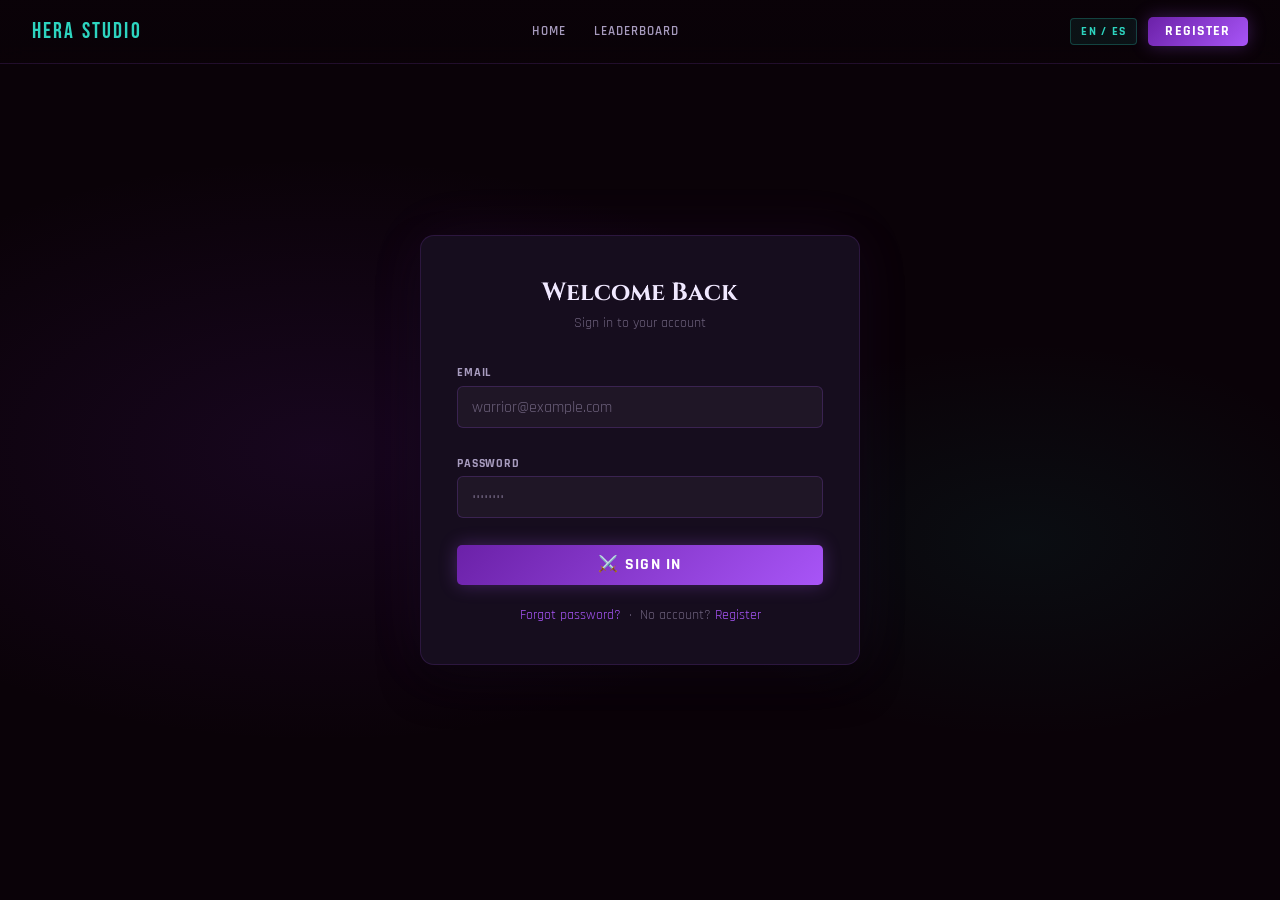
<file: admin.html>
<!DOCTYPE html>
<html lang="en">
<head>
<meta charset="UTF-8">
<meta name="viewport" content="width=device-width, initial-scale=1.0">
<title>Age of The Dead — Admin</title>
<link rel="stylesheet" href="css/base.css">
<link rel="stylesheet" href="css/admin.css">
<link rel="shortcut icon" href="img/favicoin.png" type="image/x-icon">
</head>
<body>
<nav>
  <a class="nav-logo" href="index.html">
    <img src="img/logoempresa.png" alt="">
    <span>HERA Studio</span>
  </a>
  <div class="nav-links">
    <a href="index.html" data-en="Home" data-es="Inicio">Home</a>
    <a href="leaderboard.html" data-en="Leaderboard" data-es="Ranking">Leaderboard</a>
    <a href="manual.html" data-en="Manual" data-es="Manual">Manual</a>
    <a href="gallery.html" data-en="Gallery" data-es="Galería">Gallery</a>
    <a href="profile.html" id="nav-profile-btn" style="display:none" data-en="Profile" data-es="Perfil">Profile</a>
    <a href="admin.html" class="active" id="nav-admin-btn" style="display:none" data-en="Admin" data-es="Admin">Admin</a>
  </div>
  <div class="nav-right">
    <button id="lang-btn" onclick="toggleLang()">EN / ES</button>
    <a href="login.html" id="nav-login-btn" class="btn btn-outline" data-en="Sign In" data-es="Entrar">Sign In</a>
    <a href="register.html" id="nav-register-btn" class="btn btn-primary" data-en="Play Now" data-es="Jugar">Play Now</a>
    <button id="nav-logout-btn" style="display:none" class="btn btn-outline" onclick="AuthAPI.logout()" data-en="Log Out" data-es="Salir">Log Out</button>
  </div>
</nav>

<div class="page-wrap">
  <div class="admin-layout">

    <!-- SIDEBAR -->
    <aside class="admin-sidebar">
      <div class="sidebar-group">
        <div class="sidebar-label" data-en="Dashboard" data-es="Panel">Dashboard</div>
        <div class="sidebar-link active" onclick="showSection('overview')" data-en="Overview" data-es="Vista General">Overview</div>
        <div class="sidebar-link" onclick="showSection('users')" data-en="Users" data-es="Usuarios"> Users</div>
        <div class="sidebar-link" onclick="showSection('scores')" data-en="Scores" data-es="Puntuaciones">Scores</div>
      </div>
      <div class="sidebar-group">
        <div class="sidebar-label" data-en="Navigation" data-es="Navegación">Navigation</div>
        <div class="sidebar-link" onclick="window.location.href='index.html'" data-en="Back to Site" data-es="Volver">Back to Site</div>
        <div class="sidebar-link" onclick="AuthAPI.logout()" data-en="Log Out" data-es="Salir">Log Out</div>
      </div>
    </aside>

    <!-- MAIN CONTENT -->
    <div class="admin-main">

      <!-- OVERVIEW SECTION -->
      <div id="section-overview" class="admin-section fade-in">
        <div class="admin-page-header">
          <h2 data-en="Admin Dashboard" data-es="Panel de Administración">Admin Dashboard</h2>
          <p data-en="Age of The Dead — Platform Overview" data-es="Age of The Dead — Vista General">Age of The Dead — Platform Overview</p>
        </div>
        <div class="stats-grid" id="overview-stats">
          <div class="stat-card"><div class="stat-icon icon-purple">👤</div><div><div class="stat-big" id="ov-users">—</div><div class="stat-lbl" data-en="Total Users" data-es="Usuarios">Total Users</div></div></div>
          <div class="stat-card"><div class="stat-icon icon-teal">🏆</div><div><div class="stat-big" id="ov-scores">—</div><div class="stat-lbl" data-en="Total Scores" data-es="Puntuaciones">Total Scores</div></div></div>
          <div class="stat-card"><div class="stat-icon icon-gold">🎮</div><div><div class="stat-big" id="ov-top">—</div><div class="stat-lbl" data-en="Top Score" data-es="Mejor Puntuación">Top Score</div></div></div>
          <div class="stat-card"><div class="stat-icon icon-red">⚙️</div><div><div class="stat-big" id="ov-admins">—</div><div class="stat-lbl" data-en="Admins" data-es="Admins">Admins</div></div></div>
        </div>

        <!-- Recent users preview -->
        <div class="admin-card" style="margin-top:2rem">
          <div class="admin-card-header">
            <span class="admin-card-title" data-en="Recent Users" data-es="Usuarios Recientes">Recent Users</span>
            <button class="btn btn-outline" style="padding:.28rem .75rem;font-size:.76rem" onclick="showSection('users')" data-en="View All →" data-es="Ver Todos →">View All →</button>
          </div>
          <div id="overview-recent-users"><div style="padding:1.5rem;text-align:center"><span class="spinner"></span></div></div>
        </div>
      </div>

      <!-- USERS SECTION -->
      <div id="section-users" class="admin-section" style="display:none">
        <div class="admin-page-header">
          <h2 data-en="User Management" data-es="Gestión de Usuarios">User Management</h2>
          <p data-en="View and manage all registered users" data-es="Ver y gestionar todos los usuarios registrados">View and manage all registered users</p>
        </div>
        <div class="admin-card">
          <div class="admin-card-header">
            <span class="admin-card-title" data-en="All Users" data-es="Todos los Usuarios">All Users</span>
            <div style="display:flex;gap:.5rem;align-items:center">
              <input type="text" id="user-search" placeholder="Search..." style="width:160px;padding:.32rem .7rem;font-size:.82rem" oninput="filterUsers()">
              <button class="btn btn-primary" style="padding:.32rem .75rem;font-size:.76rem" onclick="loadUsers()" data-en="↻ Refresh" data-es="↻ Actualizar">↻ Refresh</button>
            </div>
          </div>
          <div class="table-scroll">
            <table id="users-table">
              <thead>
                <tr>
                  <th data-en="Username" data-es="Usuario">Username</th>
                  <th data-en="Email" data-es="Email">Email</th>
                  <th data-en="Role" data-es="Rol">Role</th>
                  <th data-en="Joined" data-es="Registro">Joined</th>
                  <th data-en="Last Login" data-es="Último Acceso">Last Login</th>
                  <th data-en="Actions" data-es="Acciones">Actions</th>
                </tr>
              </thead>
              <tbody id="users-tbody">
                <tr><td colspan="6" style="text-align:center;padding:2rem;color:var(--text-dim)"><span class="spinner"></span></td></tr>
              </tbody>
            </table>
          </div>
        </div>
      </div>

      <!-- SCORES SECTION -->
      <div id="section-scores" class="admin-section" style="display:none">
        <div class="admin-page-header">
          <h2 data-en="Score Records" data-es="Registro de Puntuaciones">Score Records</h2>
          <p data-en="Top scores across all difficulties" data-es="Mejores puntuaciones en todas las dificultades">Top scores across all difficulties</p>
        </div>
        <div class="admin-card">
          <div class="admin-card-header">
            <span class="admin-card-title" data-en="Top 10 Global" data-es="Top 10 Global">Top 10 Global</span>
            <button class="btn btn-outline" style="padding:.28rem .75rem;font-size:.76rem" onclick="loadScoresSection()" data-en="↻ Refresh" data-es="↻ Actualizar">↻ Refresh</button>
          </div>
          <div class="table-scroll">
            <table>
              <thead>
                <tr>
                  <th>#</th>
                  <th data-en="Player" data-es="Jugador">Player</th>
                  <th data-en="Score" data-es="Puntuación">Score</th>
                  <th data-en="Wave" data-es="Oleada">Wave</th>
                  <th data-en="Difficulty" data-es="Dificultad">Difficulty</th>
                  <th data-en="Date" data-es="Fecha">Date</th>
                </tr>
              </thead>
              <tbody id="scores-tbody">
                <tr><td colspan="6" style="text-align:center;padding:2rem;color:var(--text-dim)"><span class="spinner"></span></td></tr>
              </tbody>
            </table>
          </div>
        </div>
      </div>

    </div><!-- end admin-main -->
  </div>
</div>

<!-- EDIT USER MODAL -->
<div class="modal-overlay" id="edit-modal" style="display:none" onclick="closeModal(event)">
  <div class="modal-box">
    <div class="modal-title" data-en="Edit User" data-es="Editar Usuario">Edit User</div>
    <input type="hidden" id="edit-user-id">
    <div class="form-group">
      <label data-en="Username" data-es="Usuario">Username</label>
      <input type="text" id="edit-user-username">
    </div>
    <div class="form-group">
      <label data-en="Email" data-es="Email">Email</label>
      <input type="email" id="edit-user-email">
    </div>
    <div class="form-group">
      <label data-en="Role" data-es="Rol">Role</label>
      <select id="edit-user-role">
        <option value="user">User</option>
        <option value="admin">Admin</option>
      </select>
    </div>
    <div style="display:flex;gap:.75rem;justify-content:flex-end;margin-top:1.25rem">
      <button class="btn btn-outline" onclick="document.getElementById('edit-modal').style.display='none'" data-en="Cancel" data-es="Cancelar">Cancel</button>
      <button class="btn btn-primary" onclick="saveUser()" data-en="Save" data-es="Guardar">Save</button>
    </div>
  </div>
</div>

<div class="toast" id="toast"></div>
<script src="js/api.js"></script>
<script>
// Guard: must be admin
if(!Auth.isLoggedIn()) window.location.href = 'login.html';
if(!Auth.isAdmin())   { showToast && showToast('Admin only','error'); /* graceful */ }

let allUsers = [];

function showSection(id){
  document.querySelectorAll('.admin-section').forEach(s => s.style.display = 'none');
  document.querySelectorAll('.sidebar-link').forEach(l => l.classList.remove('active'));
  document.getElementById('section-'+id).style.display = '';
  event.currentTarget.classList.add('active');
  if(id === 'users')  loadUsers();
  if(id === 'scores') loadScoresSection();
  if(id === 'overview') loadOverview();
}

async function loadOverview(){
  try {
    const [users, ranking] = await Promise.all([AdminAPI.getUsers(), ScoresAPI.getRanking()]);
    document.getElementById('ov-users').textContent   = users.length;
    document.getElementById('ov-scores').textContent  = ranking.length;
    document.getElementById('ov-top').textContent     = ranking.length ? ranking[0].score.toLocaleString() : '0';
    document.getElementById('ov-admins').textContent  = users.filter(u=>u.role==='admin').length;

    // Recent 5 users
    const el = document.getElementById('overview-recent-users');
    el.innerHTML = '<table><thead><tr><th>Username</th><th>Email</th><th>Role</th><th>Joined</th></tr></thead><tbody>'
      + users.slice(0,5).map(u => `<tr>
          <td>${u.username}</td><td>${u.email}</td>
          <td><span class="role-badge role-${u.role}">${u.role}</span></td>
          <td>${new Date(u.createdAt).toLocaleDateString()}</td>
        </tr>`).join('')
      + '</tbody></table>';
  } catch(e){
    showToast('Could not load overview. Are you admin?','error');
  }
}

async function loadUsers(){
  const tbody = document.getElementById('users-tbody');
  tbody.innerHTML = '<tr><td colspan="6" style="text-align:center;padding:2rem"><span class="spinner"></span></td></tr>';
  try {
    allUsers = await AdminAPI.getUsers();
    renderUsers(allUsers);
  } catch(e){
    tbody.innerHTML = `<tr><td colspan="6" style="text-align:center;padding:2rem;color:var(--red-bright)">${e.message}</td></tr>`;
  }
}

function renderUsers(users){
  const tbody = document.getElementById('users-tbody');
  if(!users.length){ tbody.innerHTML = '<tr><td colspan="6" style="text-align:center;padding:2rem;color:var(--text-dim)">No users found</td></tr>'; return; }
  tbody.innerHTML = users.map(u => `
    <tr>
      <td><strong>${u.username}</strong></td>
      <td>${u.email}</td>
      <td><span class="role-badge role-${u.role}">${u.role}</span></td>
      <td>${new Date(u.createdAt).toLocaleDateString()}</td>
      <td>${u.lastLogin ? new Date(u.lastLogin).toLocaleDateString() : '—'}</td>
      <td>
        <div class="action-row">
          <button class="action-btn action-edit" onclick="openEditModal('${u._id}','${u.username}','${u.email}','${u.role}')" data-en="Edit" data-es="Editar">Edit</button>
          <button class="action-btn action-del" onclick="deleteUser('${u._id}','${u.username}')" data-en="Delete" data-es="Borrar">Delete</button>
        </div>
      </td>
    </tr>`).join('');
}

function filterUsers(){
  const q = document.getElementById('user-search').value.toLowerCase();
  renderUsers(allUsers.filter(u => u.username.toLowerCase().includes(q) || u.email.toLowerCase().includes(q)));
}

function openEditModal(id, username, email, role){
  document.getElementById('edit-user-id').value       = id;
  document.getElementById('edit-user-username').value = username;
  document.getElementById('edit-user-email').value    = email;
  document.getElementById('edit-user-role').value     = role;
  document.getElementById('edit-modal').style.display = 'flex';
}
function closeModal(e){ if(e.target === document.getElementById('edit-modal')) document.getElementById('edit-modal').style.display='none'; }

async function saveUser(){
  const id   = document.getElementById('edit-user-id').value;
  const u    = document.getElementById('edit-user-username').value.trim();
  const em   = document.getElementById('edit-user-email').value.trim();
  const role = document.getElementById('edit-user-role').value;
  try {
    await AdminAPI.updateUser(id, u, em, role);
    document.getElementById('edit-modal').style.display='none';
    showToast('User updated!','success');
    loadUsers();
  } catch(e){ showToast(e.message,'error'); }
}

async function deleteUser(id, name){
  if(!confirm(`Delete user "${name}"? This cannot be undone.`)) return;
  try {
    await AdminAPI.deleteUser(id);
    showToast('User deleted','success');
    loadUsers();
  } catch(e){ showToast(e.message,'error'); }
}

async function loadScoresSection(){
  const tbody = document.getElementById('scores-tbody');
  tbody.innerHTML = '<tr><td colspan="6" style="text-align:center;padding:2rem"><span class="spinner"></span></td></tr>';
  try {
    const ranking = await ScoresAPI.getRanking();
    if(!ranking.length){ tbody.innerHTML = '<tr><td colspan="6" style="text-align:center;padding:2rem;color:var(--text-dim)">No scores yet</td></tr>'; return; }
    const medals = ['👑','🥈','🥉'];
    tbody.innerHTML = ranking.map((s,i) => `
      <tr>
        <td><span class="lb-rank-sm ${i<3?'top':'n'}">${i<3?medals[i]:i+1}</span></td>
        <td><strong>${s.userId?.username || 'Unknown'}</strong></td>
        <td style="font-family:'Bebas Neue',sans-serif;font-size:1.1rem;color:var(--purple-bright)">${s.score.toLocaleString()}</td>
        <td style="color:var(--teal-bright)">${s.level}</td>
        <td><span class="diff-tag diff-${s.difficulty}">${s.difficulty}</span></td>
        <td style="color:var(--text-dim)">${new Date(s.createdAt).toLocaleDateString()}</td>
      </tr>`).join('');
  } catch(e){
    tbody.innerHTML = `<tr><td colspan="6" style="text-align:center;padding:2rem;color:var(--red-bright)">${e.message}</td></tr>`;
  }
}

// Init
loadOverview();
</script>
<script src="https://cdnjs.cloudflare.com/ajax/libs/jquery/3.7.1/jquery.min.js" integrity="sha512-v2CJ7UaYy4JwqLDIrZUI/4hqeoQieOmAZNXBeQyjo21dadnwR+8ZaIJVT8EE2iyI61OV8e6M8PP2/4hpQINQ/Q==" crossorigin="anonymous" referrerpolicy="no-referrer"></script>
  <script src="js/interactions.js"></script>
</body>
</html>
</file>
<file: css/base.css>
/* ═══════════════════════════════════════════════
   base.css — Age of The Dead · Shared Base Styles
   ═══════════════════════════════════════════════ */
@import url('https://fonts.googleapis.com/css2?family=Cinzel:wght@400;600;700;900&family=Bebas+Neue&family=Rajdhani:wght@300;400;500;600;700&display=swap');

/* ─── CSS VARIABLES ─── */
:root {
  --bg-deep:       #0a0208;
  --bg-dark:       #100612;
  --bg-card:       #160d1e;
  --bg-card2:      #1c1028;
  --purple-dark:   #2a0d3d;
  --purple-mid:    #6b21a8;
  --purple-bright: #a855f7;
  --purple-glow:   #c084fc;
  --teal:          #0d9488;
  --teal-bright:   #2dd4bf;
  --teal-glow:     #5eead4;
  --red-dead:      #8b0000;
  --red-bright:    #ef4444;
  --gold:          #d4a017;
  --gold-bright:   #f5c842;
  --text-primary:  #f0e8ff;
  --text-secondary:#a89cbf;
  --text-dim:      #6b5f7a;
  --border-subtle: rgba(168,85,247,.15);
  --border-glow:   rgba(168,85,247,.4);
  --nav-h:         64px;
}

/* ─── RESET ─── */
*, *::before, *::after { box-sizing: border-box; margin: 0; padding: 0; }
html { scroll-behavior: smooth; }
body {
  background: var(--bg-deep);
  color: var(--text-primary);
  font-family: 'Rajdhani', sans-serif;
  font-weight: 400;
  min-height: 100vh;
  overflow-x: hidden;
}
body::before {
  content: '';
  position: fixed; inset: 0;
  background-image: url("data:image/svg+xml,%3Csvg viewBox='0 0 200 200' xmlns='http://www.w3.org/2000/svg'%3E%3Cfilter id='n'%3E%3CfeTurbulence type='fractalNoise' baseFrequency='0.75' numOctaves='4' stitchTiles='stitch'/%3E%3C/filter%3E%3Crect width='100%25' height='100%25' filter='url(%23n)' opacity='0.04'/%3E%3C/svg%3E");
  pointer-events: none; z-index: 0; opacity: .55;
}
a { color: inherit; text-decoration: none; }

/* ─── NAVBAR ─── */
nav {
  position: fixed; top: 0; left: 0; right: 0; z-index: 1000;
  display: flex; align-items: center; justify-content: space-between;
  padding: 0 2rem; height: var(--nav-h);
  background: linear-gradient(180deg, rgba(10,2,8,.98) 0%, rgba(10,2,8,.88) 100%);
  border-bottom: 1px solid var(--border-subtle);
  backdrop-filter: blur(14px);
}
.nav-logo { display: flex; align-items: center; gap: .75rem; cursor: pointer; }
.nav-logo img { height: 36px; width: auto; filter: drop-shadow(0 0 8px rgba(168,85,247,.5)); }
.nav-logo span { font-family: 'Bebas Neue', sans-serif; font-size: 1.35rem; letter-spacing: .1em; color: var(--teal-bright); }
.nav-links { display: flex; align-items: center; gap: .15rem; }
.nav-links a {
  font-family: 'Rajdhani', sans-serif; font-weight: 600; font-size: .82rem;
  letter-spacing: .08em; text-transform: uppercase;
  color: var(--text-secondary); text-decoration: none;
  padding: .4rem .8rem; border-radius: 4px; cursor: pointer;
  transition: color .2s, background .2s;
}
.nav-links a:hover, .nav-links a.active { color: var(--purple-bright); background: rgba(168,85,247,.1); }
.nav-right { display: flex; align-items: center; gap: .65rem; }

/* ─── BUTTONS ─── */
.btn {
  display: inline-flex; align-items: center; gap: .45rem;
  font-family: 'Rajdhani', sans-serif; font-weight: 700;
  letter-spacing: .08em; text-transform: uppercase;
  padding: .48rem 1.1rem; border-radius: 5px; cursor: pointer;
  border: none; transition: all .2s; font-size: .88rem; line-height: 1;
}
.btn-primary {
  background: linear-gradient(135deg, var(--purple-mid), var(--purple-bright));
  color: #fff; box-shadow: 0 0 18px rgba(168,85,247,.3);
}
.btn-primary:hover { box-shadow: 0 0 30px rgba(168,85,247,.55); transform: translateY(-1px); }
.btn-outline {
  background: transparent; color: var(--teal-bright);
  border: 1px solid var(--teal);
}
.btn-outline:hover { background: rgba(45,212,191,.1); border-color: var(--teal-bright); }
.btn-danger { background: linear-gradient(135deg, var(--red-dead), var(--red-bright)); color: #fff; }
.btn-danger:hover { box-shadow: 0 0 20px rgba(239,68,68,.4); transform: translateY(-1px); }
.btn-gold {
  background: linear-gradient(135deg, #7c5a00, var(--gold)); color: #fff;
  box-shadow: 0 0 16px rgba(212,160,23,.25);
}
.btn-gold:hover { box-shadow: 0 0 26px rgba(212,160,23,.5); transform: translateY(-1px); }
.btn-block { width: 100%; justify-content: center; padding: .75rem; font-size: 1rem; }
.btn:disabled { opacity: .5; cursor: not-allowed; transform: none !important; }

/* ─── LANG BTN ─── */
#lang-btn {
  font-family: 'Rajdhani', sans-serif; font-weight: 700; font-size: .78rem;
  letter-spacing: .1em; color: var(--teal-bright);
  background: rgba(45,212,191,.08); border: 1px solid rgba(45,212,191,.25);
  padding: .28rem .65rem; border-radius: 4px; cursor: pointer; transition: all .2s;
}
#lang-btn:hover { background: rgba(45,212,191,.18); border-color: var(--teal-bright); }

/* ─── FORM ELEMENTS ─── */
.form-group { display: flex; flex-direction: column; gap: .35rem; margin-bottom: 1.15rem; }
label {
  font-size: .78rem; font-weight: 700; letter-spacing: .07em;
  text-transform: uppercase; color: var(--text-secondary);
}
input[type=text], input[type=email], input[type=password],
input[type=file], select, textarea {
  background: rgba(255,255,255,.04);
  border: 1px solid rgba(168,85,247,.2);
  border-radius: 6px; padding: .62rem .88rem;
  color: var(--text-primary); font-family: 'Rajdhani', sans-serif;
  font-size: .98rem; font-weight: 400; width: 100%;
  outline: none; transition: border .2s, box-shadow .2s;
}
input:focus, select:focus, textarea:focus {
  border-color: var(--purple-bright);
  box-shadow: 0 0 0 3px rgba(168,85,247,.15);
}
input::placeholder, textarea::placeholder { color: var(--text-dim); }
.form-error { font-size: .8rem; color: var(--red-bright); margin-top: .2rem; }
.form-footer { text-align: center; margin-top: 1.3rem; font-size: .88rem; color: var(--text-dim); }
.form-footer a { color: var(--purple-bright); cursor: pointer; }
.form-footer a:hover { color: var(--purple-glow); }

/* ─── DIVIDER ─── */
.divider-text {
  display: flex; align-items: center; gap: 1rem;
  color: var(--text-dim); font-size: .78rem; margin: 1.1rem 0;
}
.divider-text::before, .divider-text::after {
  content: ''; flex: 1; height: 1px; background: var(--border-subtle);
}

/* ─── CARDS ─── */
.card {
  background: var(--bg-card); border: 1px solid var(--border-subtle);
  border-radius: 10px; padding: 1.5rem;
}
.card-title {
  font-family: 'Cinzel', serif; font-size: 1rem; font-weight: 600;
  color: var(--text-primary); margin-bottom: 1.1rem;
  display: flex; align-items: center; gap: .5rem;
}
.card-title::before {
  content: ''; display: block; width: 3px; height: 16px;
  background: var(--purple-bright); border-radius: 2px; flex-shrink: 0;
}

/* ─── BADGES ─── */
.badge {
  display: inline-flex; align-items: center; gap: .3rem;
  padding: .18rem .62rem; border-radius: 20px;
  font-size: .72rem; font-weight: 700; letter-spacing: .05em; text-transform: uppercase;
}
.badge-teal   { background: rgba(45,212,191,.1);  color: var(--teal-bright); border: 1px solid rgba(45,212,191,.2); }
.badge-purple { background: rgba(168,85,247,.1);  color: var(--purple-bright); border: 1px solid rgba(168,85,247,.2); }
.badge-gold   { background: rgba(212,160,23,.1);  color: var(--gold-bright); border: 1px solid rgba(212,160,23,.2); }
.badge-red    { background: rgba(239,68,68,.1);   color: var(--red-bright); border: 1px solid rgba(239,68,68,.2); }

/* ─── TOAST ─── */
.toast {
  position: fixed; bottom: 2rem; right: 2rem; z-index: 9999;
  background: var(--bg-card2); border: 1px solid var(--border-glow);
  border-radius: 8px; padding: .85rem 1.25rem;
  font-size: .92rem; font-weight: 500; color: var(--text-primary);
  box-shadow: 0 8px 32px rgba(168,85,247,.2);
  transform: translateY(110px); opacity: 0;
  transition: all .35s cubic-bezier(.34,1.56,.64,1);
  max-width: 300px; pointer-events: none;
}
.toast.show { transform: translateY(0); opacity: 1; }
.toast.success { border-color: rgba(45,212,191,.4); }
.toast.error   { border-color: rgba(239,68,68,.45); }

/* ─── PAGE WRAPPER ─── */
.page-wrap {
  position: relative; z-index: 1;
  min-height: 100vh; padding-top: var(--nav-h);
}

/* ─── SECTION HEADER ─── */
.section-header { text-align: center; margin-bottom: 3rem; }
.section-eyebrow {
  font-family: 'Bebas Neue', sans-serif; font-size: .85rem;
  letter-spacing: .35em; color: var(--teal-bright); margin-bottom: .65rem;
}
.section-title {
  font-family: 'Cinzel', serif; font-size: 2.1rem; font-weight: 700;
  color: var(--text-primary); text-shadow: 0 0 28px rgba(168,85,247,.25);
}
.section-divider {
  width: 56px; height: 2px; margin: .7rem auto 0;
  background: linear-gradient(90deg, transparent, var(--purple-bright), transparent);
}

/* ─── FOOTER ─── */
footer {
  background: var(--bg-card); border-top: 1px solid var(--border-subtle);
  padding: 1.75rem 2rem; text-align: center;
  color: var(--text-dim); font-size: .84rem;
  position: relative; z-index: 1;
}
footer a { color: var(--purple-bright); }
footer a:hover { color: var(--purple-glow); }

/* ─── LOADING SPINNER ─── */
.spinner {
  display: inline-block; width: 18px; height: 18px;
  border: 2px solid rgba(168,85,247,.2);
  border-top-color: var(--purple-bright);
  border-radius: 50%;
  animation: spin .7s linear infinite;
}
@keyframes spin { to { transform: rotate(360deg); } }

/* ─── ANIMATIONS ─── */
@keyframes fadeInUp {
  from { opacity: 0; transform: translateY(22px); }
  to   { opacity: 1; transform: translateY(0); }
}
.fade-in   { animation: fadeInUp .55s ease both; }
.fade-in-2 { animation: fadeInUp .55s .1s ease both; }
.fade-in-3 { animation: fadeInUp .55s .2s ease both; }
.fade-in-4 { animation: fadeInUp .55s .3s ease both; }

/* ═══════════════════════════════════════════════
   RESPONSIVE — Media Queries (Mobile First)
   ═══════════════════════════════════════════════ */

/* ─── TABLET (≤ 900px) ─── */
@media (max-width: 900px) {
  nav {
    padding: 0 1.25rem;
  }
  .nav-links {
    display: none;
  }
  .nav-right {
    gap: .4rem;
  }
}

/* ─── MOBILE (≤ 600px) ─── */
@media (max-width: 600px) {
  :root { --nav-h: 56px; }

  nav {
    padding: 0 1rem;
  }
  .nav-logo span {
    font-size: 1.1rem;
  }
  .btn {
    font-size: .82rem;
    padding: .42rem .85rem;
  }
  .btn-block {
    padding: .68rem;
  }
  .section-title {
    font-size: 1.5rem;
  }
  .card {
    padding: 1.1rem;
  }
  .toast {
    bottom: 1rem;
    right: 1rem;
    left: 1rem;
    max-width: none;
  }
  footer {
    padding: 1.25rem 1rem;
    font-size: .78rem;
  }
}

/* ═══════════════════════════════════════════════
   FADE-IN ON SCROLL — IntersectionObserver classes
   ═══════════════════════════════════════════════ */
.reveal {
  opacity: 0;
  transform: translateY(28px);
  transition: opacity .55s ease, transform .55s ease;
}
.reveal.delay-1 { transition-delay: .1s; }
.reveal.delay-2 { transition-delay: .2s; }
.reveal.delay-3 { transition-delay: .3s; }
.reveal.delay-4 { transition-delay: .45s; }

.reveal.visible {
  opacity: 1;
  transform: translateY(0);
}

/* Fade para modales / overlays via jQuery */
.fade-modal {
  display: none;
  opacity: 0;
  transition: opacity .3s ease;
}
.fade-modal.visible {
  display: flex;
  opacity: 1;
}

/* Form error shake animation */
@keyframes shake {
  0%,100% { transform: translateX(0); }
  20%      { transform: translateX(-6px); }
  40%      { transform: translateX(6px); }
  60%      { transform: translateX(-4px); }
  80%      { transform: translateX(4px); }
}
.input-error {
  border-color: var(--red-bright) !important;
  box-shadow: 0 0 0 3px rgba(239,68,68,.15) !important;
  animation: shake .35s ease;
}
.form-error.visible {
  display: block !important;
  animation: fadeInUp .3s ease both;
}
</file>
<file: css/admin.css>
/* ═══════════════════════════════════════════════
   admin.css — Age of The Dead · Admin Panel
   ═══════════════════════════════════════════════ */

/* ─── LAYOUT ─── */
.admin-layout {
  display: grid; grid-template-columns: 215px 1fr;
  min-height: calc(100vh - var(--nav-h));
}
.admin-sidebar {
  background: var(--bg-card); border-right: 1px solid var(--border-subtle);
  padding: 1.5rem 0; position: sticky;
  top: var(--nav-h); height: calc(100vh - var(--nav-h));
  overflow-y: auto;
}
.admin-main { padding: 2rem 2.25rem; overflow-y: auto; }

/* ─── SIDEBAR ─── */
.sidebar-group { margin-bottom: 1.25rem; padding: 0 .75rem; }
.sidebar-label {
  font-size: .68rem; font-weight: 700; letter-spacing: .13em;
  text-transform: uppercase; color: var(--text-dim); padding: .4rem .5rem; margin-bottom: .2rem;
}
.sidebar-link {
  display: flex; align-items: center; gap: .6rem;
  padding: .58rem .75rem; border-radius: 6px;
  font-size: .88rem; font-weight: 500; color: var(--text-secondary);
  cursor: pointer; transition: all .2s; margin-bottom: .1rem;
  white-space: nowrap;
}
.sidebar-link:hover, .sidebar-link.active {
  background: rgba(168,85,247,.1); color: var(--purple-bright);
}

/* ─── PAGE HEADER ─── */
.admin-page-header { margin-bottom: 1.75rem; }
.admin-page-header h2 {
  font-family: 'Cinzel', serif; font-size: 1.45rem; font-weight: 700; color: var(--text-primary);
}
.admin-page-header p { color: var(--text-dim); font-size: .88rem; margin-top: .2rem; }

/* ─── STATS GRID ─── */
.stats-grid { display: grid; grid-template-columns: repeat(4,1fr); gap: 1.1rem; }
.stat-card {
  background: var(--bg-card); border: 1px solid var(--border-subtle);
  border-radius: 10px; padding: 1.2rem 1.1rem;
  display: flex; align-items: center; gap: .9rem;
  transition: border-color .2s;
}
.stat-card:hover { border-color: var(--border-glow); }
.stat-icon {
  width: 42px; height: 42px; border-radius: 8px;
  display: flex; align-items: center; justify-content: center;
  font-size: 1.25rem; flex-shrink: 0;
}
.icon-purple { background: rgba(168,85,247,.14); }
.icon-teal   { background: rgba(45,212,191,.11); }
.icon-gold   { background: rgba(212,160,23,.11); }
.icon-red    { background: rgba(239,68,68,.1);   }
.stat-big {
  font-family: 'Bebas Neue', sans-serif; font-size: 1.55rem;
  color: var(--text-primary); letter-spacing: .04em; line-height: 1;
}
.stat-lbl { font-size: .76rem; color: var(--text-dim); margin-top: .1rem; }

/* ─── ADMIN CARD ─── */
.admin-card {
  background: var(--bg-card); border: 1px solid var(--border-subtle);
  border-radius: 10px; overflow: hidden;
}
.admin-card-header {
  display: flex; align-items: center; justify-content: space-between;
  padding: 1rem 1.25rem; border-bottom: 1px solid var(--border-subtle);
}
.admin-card-title {
  font-family: 'Cinzel', serif; font-size: .95rem; font-weight: 600; color: var(--text-primary);
}

/* ─── TABLE ─── */
.table-scroll { overflow-x: auto; }
table { width: 100%; border-collapse: collapse; }
th {
  padding: .62rem 1rem; text-align: left;
  font-size: .72rem; font-weight: 700; letter-spacing: .1em; text-transform: uppercase;
  color: var(--text-dim); background: rgba(168,85,247,.04);
  border-bottom: 1px solid var(--border-subtle); white-space: nowrap;
}
td {
  padding: .72rem 1rem; font-size: .88rem; color: var(--text-secondary);
  border-bottom: 1px solid rgba(168,85,247,.06);
}
tr:last-child td { border-bottom: none; }
tr:hover td { background: rgba(168,85,247,.04); color: var(--text-primary); }

/* ─── ACTION BUTTONS ─── */
.action-row { display: flex; gap: .4rem; }
.action-btn {
  padding: .22rem .6rem; border-radius: 4px; font-size: .72rem;
  font-weight: 700; cursor: pointer; border: none;
  letter-spacing: .04em; text-transform: uppercase; transition: all .2s;
}
.action-edit { background: rgba(168,85,247,.14); color: var(--purple-bright); }
.action-edit:hover { background: rgba(168,85,247,.28); }
.action-del  { background: rgba(239,68,68,.1);   color: var(--red-bright); }
.action-del:hover  { background: rgba(239,68,68,.24); }

/* ─── ROLE BADGES ─── */
.role-badge {
  font-size: .7rem; font-weight: 700; letter-spacing: .05em; text-transform: uppercase;
  padding: .15rem .5rem; border-radius: 4px;
}
.role-admin { background: rgba(212,160,23,.12); color: var(--gold-bright); border: 1px solid rgba(212,160,23,.2); }
.role-user  { background: rgba(168,85,247,.1);  color: var(--purple-bright); border: 1px solid rgba(168,85,247,.2); }

/* ─── RANK SMALL ─── */
.lb-rank-sm { font-family: 'Bebas Neue', sans-serif; font-size: 1.1rem; }
.lb-rank-sm.top { color: var(--gold-bright); }
.lb-rank-sm.n   { color: var(--text-dim); }

/* ─── DIFF TAGS (shared with leaderboard) ─── */
.diff-tag {
  font-size: .7rem; font-weight: 700; letter-spacing: .05em; text-transform: uppercase;
  padding: .15rem .5rem; border-radius: 4px;
}
.diff-easy   { background: rgba(45,212,191,.1);  color: var(--teal-bright); }
.diff-medium { background: rgba(212,160,23,.1);  color: var(--gold-bright); }
.diff-hard   { background: rgba(239,68,68,.1);   color: var(--red-bright); }

/* ─── MODAL ─── */
.modal-overlay {
  position: fixed; inset: 0; z-index: 2000;
  background: rgba(0,0,0,.75); backdrop-filter: blur(6px);
  display: flex; align-items: center; justify-content: center; padding: 1rem;
}
.modal-box {
  background: var(--bg-card2); border: 1px solid var(--border-glow);
  border-radius: 12px; padding: 2rem; width: 100%; max-width: 420px;
  box-shadow: 0 20px 60px rgba(168,85,247,.15);
}
.modal-title {
  font-family: 'Cinzel', serif; font-size: 1.2rem; font-weight: 700;
  color: var(--text-primary); margin-bottom: 1.5rem;
}

.form-group option{
  color: blueviolet;
  background-color: rgba(121, 121, 121, 0.308);
}

/* ═══════════════════════════════════════════════
   RESPONSIVE — admin.css
   ═══════════════════════════════════════════════ */

@media (max-width: 900px) {
  .admin-layout {
    grid-template-columns: 1fr;
  }
  .admin-sidebar {
    position: static;
    height: auto;
    display: flex;
    flex-wrap: wrap;
    gap: .25rem;
    padding: .75rem 1rem;
    border-right: none;
    border-bottom: 1px solid var(--border-subtle);
  }
  .sidebar-group {
    display: flex;
    flex-wrap: wrap;
    gap: .2rem;
    margin-bottom: 0;
    padding: 0;
  }
  .sidebar-label { display: none; }
  .sidebar-link {
    padding: .4rem .75rem;
    font-size: .8rem;
  }
  .stats-grid {
    grid-template-columns: 1fr 1fr;
  }
  .admin-main {
    padding: 1.25rem 1.25rem;
  }
}

@media (max-width: 600px) {
  .stats-grid {
    grid-template-columns: 1fr;
  }
  .admin-main {
    padding: 1rem .85rem;
  }
  th, td {
    padding: .5rem .65rem;
    font-size: .8rem;
  }
  .modal-box {
    padding: 1.5rem 1.25rem;
  }
}
</file>
